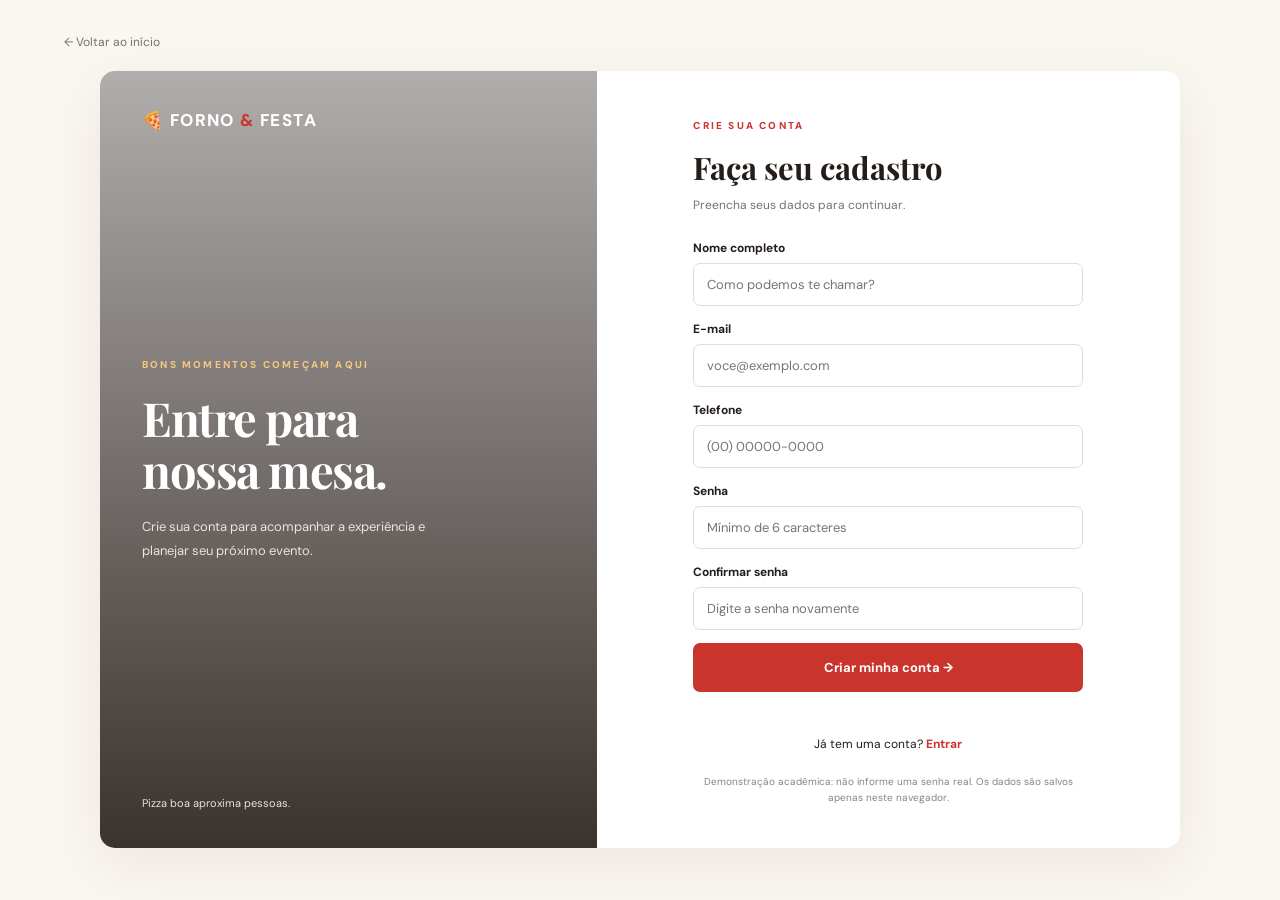
<file: cadastro.html>
<!doctype html><html lang="pt-BR"><head><meta charset="utf-8"><meta name="viewport" content="width=device-width, initial-scale=1"><title>Cadastro | Forno & Festa</title><link rel="stylesheet" href="assets/css/style.css"></head>
<body class="auth-page"><a class="back-home" href="index.html">← Voltar ao início</a><main class="auth-layout"><div class="auth-art"><a class="brand" href="index.html">🍕 FORNO <em>&</em> FESTA</a><div><span class="eyebrow">BONS MOMENTOS COMEÇAM AQUI</span><h1>Entre para<br>nossa mesa.</h1><p>Crie sua conta para acompanhar a experiência e planejar seu próximo evento.</p></div><span class="art-bottom">Pizza boa aproxima pessoas.</span></div>
<section class="auth-form-wrap"><form class="auth-form" id="registerForm"><span class="eyebrow">CRIE SUA CONTA</span><h2>Faça seu cadastro</h2><p class="muted">Preencha seus dados para continuar.</p>
<label for="name">Nome completo</label><input id="name" name="name" autocomplete="name" placeholder="Como podemos te chamar?" required>
<label for="email">E-mail</label><input id="email" name="email" type="email" autocomplete="email" placeholder="voce@exemplo.com" required>
<label for="phone">Telefone</label><input id="phone" name="phone" type="tel" autocomplete="tel" placeholder="(00) 00000-0000" required>
<label for="password">Senha</label><input id="password" name="password" type="password" minlength="6" autocomplete="new-password" placeholder="Mínimo de 6 caracteres" required>
<label for="confirm">Confirmar senha</label><input id="confirm" name="confirm" type="password" minlength="6" autocomplete="new-password" placeholder="Digite a senha novamente" required>
<button class="btn btn-red btn-large full" type="submit">Criar minha conta →</button><p class="form-message" id="message" aria-live="polite"></p><p class="switch-auth">Já tem uma conta? <a href="login.html">Entrar</a></p><small class="demo-warning">Demonstração acadêmica: não informe uma senha real. Os dados são salvos apenas neste navegador.</small></form></section></main><script src="assets/js/app.js"></script></body></html>
</file>
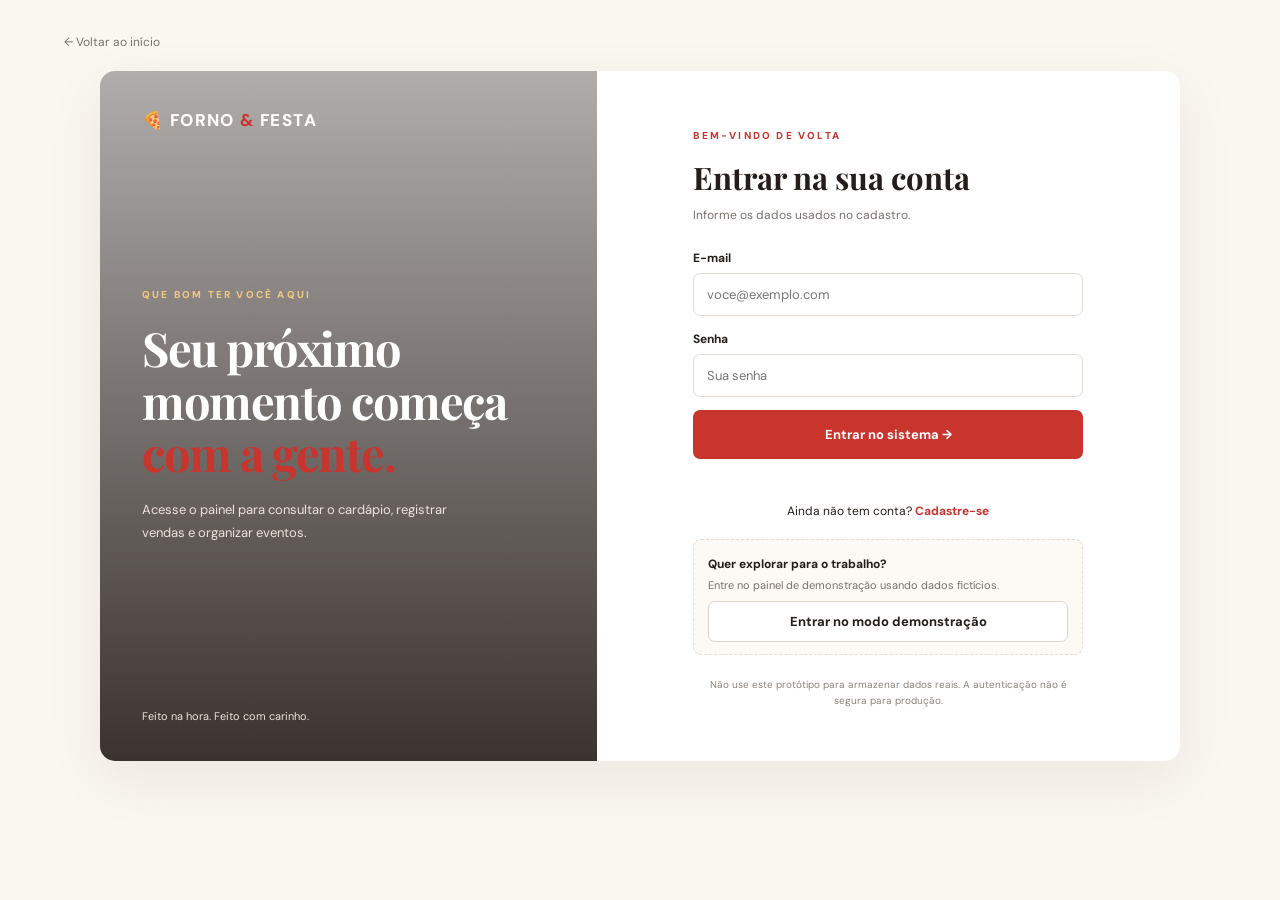
<file: login.html>
<!doctype html><html lang="pt-BR"><head><meta charset="utf-8"><meta name="viewport" content="width=device-width, initial-scale=1"><title>Login | Forno & Festa</title><link rel="stylesheet" href="assets/css/style.css"></head>
<body class="auth-page"><a class="back-home" href="index.html">← Voltar ao início</a><main class="auth-layout"><div class="auth-art"><a class="brand" href="index.html">🍕 FORNO <em>&</em> FESTA</a><div><span class="eyebrow">QUE BOM TER VOCÊ AQUI</span><h1>Seu próximo<br>momento começa<br><span>com a gente.</span></h1><p>Acesse o painel para consultar o cardápio, registrar vendas e organizar eventos.</p></div><span class="art-bottom">Feito na hora. Feito com carinho.</span></div>
<section class="auth-form-wrap"><form class="auth-form login-form" id="loginForm"><span class="eyebrow">BEM-VINDO DE VOLTA</span><h2>Entrar na sua conta</h2><p class="muted">Informe os dados usados no cadastro.</p><label for="email">E-mail</label><input id="email" name="email" type="email" autocomplete="email" placeholder="voce@exemplo.com" required><label for="password">Senha</label><input id="password" name="password" type="password" autocomplete="current-password" placeholder="Sua senha" required><button class="btn btn-red btn-large full" type="submit">Entrar no sistema →</button><p class="form-message" id="message" aria-live="polite"></p><p class="switch-auth">Ainda não tem conta? <a href="cadastro.html">Cadastre-se</a></p><div class="demo-box"><b>Quer explorar para o trabalho?</b><p>Entre no painel de demonstração usando dados fictícios.</p><button class="btn btn-outline full" type="button" id="demoLogin">Entrar no modo demonstração</button></div><small class="demo-warning">Não use este protótipo para armazenar dados reais. A autenticação não é segura para produção.</small></form></section></main><script src="assets/js/app.js"></script></body></html>
</file>
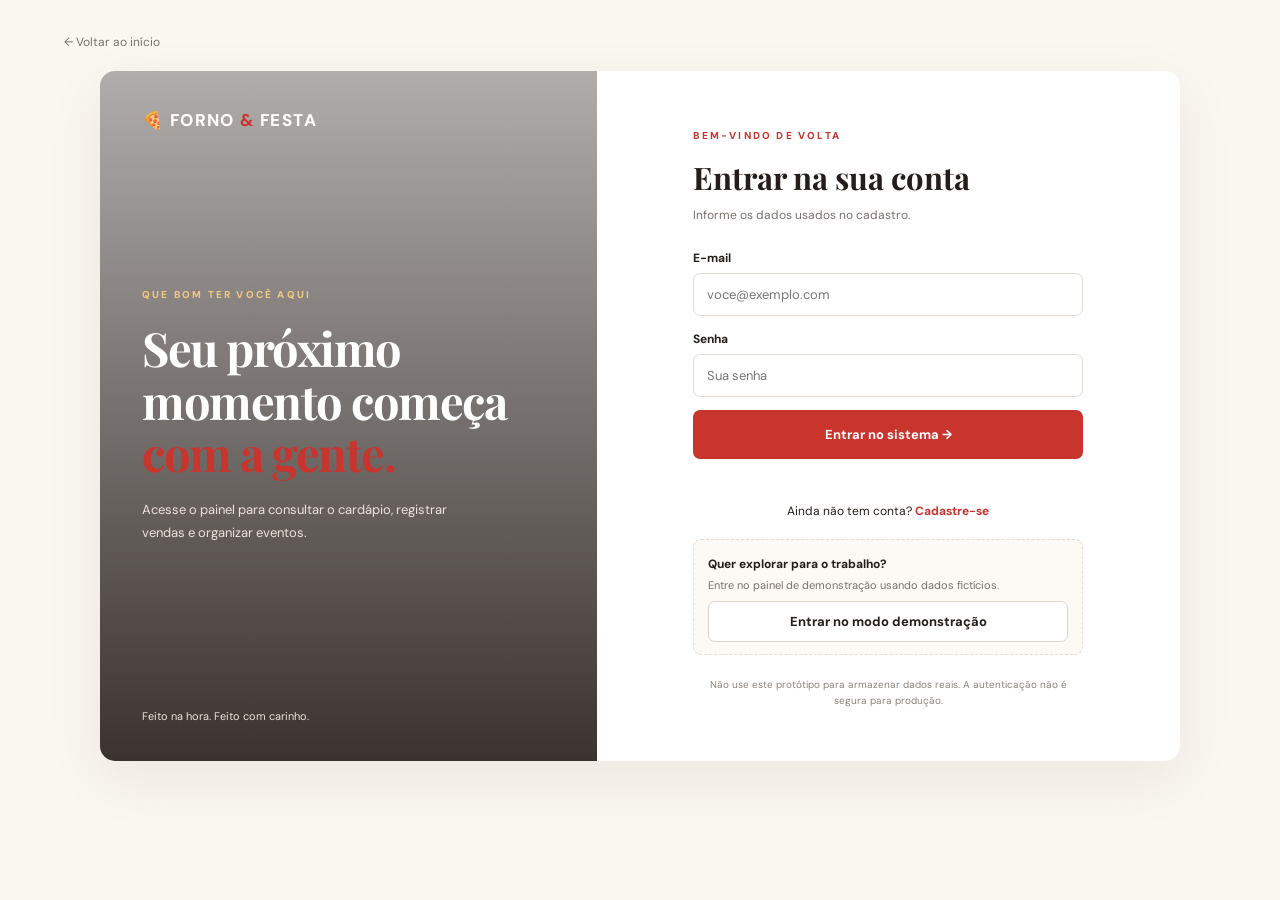
<file: sistema.html>
<!doctype html><html lang="pt-BR"><head><meta charset="utf-8"><meta name="viewport" content="width=device-width, initial-scale=1"><title>Sistema | Forno & Festa</title><link rel="stylesheet" href="assets/css/style.css"></head>
<body class="dashboard-page"><aside class="sidebar"><a class="brand" href="index.html">🍕 FORNO <em>&</em> FESTA</a><p class="side-label">MENU PRINCIPAL</p><a class="side-link active" href="#visao-geral" data-section="visao-geral">▦ &nbsp; Visão geral</a><a class="side-link" href="#pedidos" data-section="pedidos">🛵 &nbsp; Vendas e pedidos</a><a class="side-link" href="#cardapio-admin" data-section="cardapio-admin">🍕 &nbsp; Cardápio</a><a class="side-link" href="#eventos-admin" data-section="eventos-admin">🎉 &nbsp; Reservas de eventos</a><a class="side-link" href="#relatorios" data-section="relatorios">▥ &nbsp; Relatórios</a><div class="sidebar-bottom"><a class="side-link" href="index.html">↗ &nbsp; Ver site</a><button class="side-link logout" id="logoutBtn" type="button">⇥ &nbsp; Sair</button></div></aside>
<main class="dashboard-main"><header class="dash-header"><div><span class="eyebrow">PAINEL DE CONTROLE</span><h1 id="pageTitle">Visão geral</h1><p class="muted">Acompanhe pedidos, eventos e resultados da pizzaria.</p></div><div class="user-chip"><span>👤</span><div><b id="userName">Administrador de demonstração</b><small>Área administrativa</small></div></div></header>
<section class="dash-section active-section" id="visao-geral"><div class="stats-grid"><article class="stat-card"><span>Vendas registradas</span><strong id="statOrders">—</strong><small>Pedidos cadastrados no protótipo</small><div class="stat-icon">🛵</div></article><article class="stat-card"><span>Faturamento total</span><strong id="statRevenue">—</strong><small>Soma das vendas registradas</small><div class="stat-icon">💰</div></article><article class="stat-card"><span>Reservas de eventos</span><strong id="statReservations">—</strong><small>Reservas armazenadas no navegador</small><div class="stat-icon">🎉</div></article><article class="stat-card"><span>Clientes cadastrados</span><strong id="statCustomers">—</strong><small>Cadastros neste navegador</small><div class="stat-icon">♙</div></article></div>
<div class="dash-grid"><article class="panel"><div class="panel-heading"><div><h2>Vendas recentes</h2><p class="muted">Últimos registros do sistema</p></div><button class="text-button" type="button" data-go="pedidos">Ver todas →</button></div><div class="table-wrap"><table><thead><tr><th>Pedido</th><th>Cliente</th><th>Produto</th><th>Valor</th><th>Data</th></tr></thead><tbody id="recentOrders"></tbody></table></div></article>
<article class="panel"><div class="panel-heading"><div><h2>Próximos eventos</h2><p class="muted">Reservas registradas</p></div><span class="panel-emoji">🎈</span></div><div id="upcomingEvents" class="upcoming-list"></div><button class="btn btn-red full" type="button" data-go="eventos-admin">＋ Nova reserva</button></article></div>
</section>
<section class="dash-section" id="pedidos"><article class="panel"><div class="panel-heading"><div><h2>Vendas e pedidos</h2><p class="muted">Registre uma venda rápida a partir do cardápio.</p></div></div><p class="notice">As vendas ficam salvas no armazenamento local deste navegador. Nenhuma cobrança ou entrega real é efetuada.</p><div class="table-wrap"><table><thead><tr><th>Pedido</th><th>Cliente</th><th>Produto</th><th>Valor</th><th>Data</th></tr></thead><tbody id="allOrders"></tbody></table></div></article></section>
<section class="dash-section" id="cardapio-admin"><article class="panel"><div class="panel-heading"><div><h2>Cardápio da casa</h2><p class="muted">Clique em “Registrar venda” para adicionar uma venda demonstrativa e atualizar os relatórios.</p></div></div><div class="admin-menu-grid" id="adminMenu"></div></article></section>
<section class="dash-section" id="eventos-admin"><div class="dash-grid"><article class="panel"><div class="panel-heading"><div><h2>Nova reserva de evento</h2><p class="muted">Preencha os dados para registrar um evento.</p></div></div><form id="reservationForm" class="reservation-form"><label for="eventName">Nome do evento</label><input id="eventName" name="eventName" placeholder="Ex.: Aniversário da família" required><label for="eventCustomer">Nome do responsável</label><input id="eventCustomer" name="eventCustomer" placeholder="Nome completo" required><div class="form-row"><div><label for="eventDate">Data</label><input id="eventDate" name="eventDate" type="date" required></div><div><label for="eventTime">Horário</label><input id="eventTime" name="eventTime" type="time" required></div></div><div class="form-row"><div><label for="eventGuests">Número de convidados</label><input id="eventGuests" name="eventGuests" type="number" min="1" max="500" placeholder="Ex.: 25" required></div><div><label for="eventType">Tipo de evento</label><select id="eventType" name="eventType"><option>Aniversário</option><option>Confraternização</option><option>Evento corporativo</option><option>Outro</option></select></div></div><label for="eventNotes">Observações</label><textarea id="eventNotes" name="eventNotes" rows="3" placeholder="Preferências, decoração, restrições alimentares..."></textarea><button class="btn btn-red btn-large full" type="submit">Salvar reserva →</button><p class="form-message" id="reservationMessage" aria-live="polite"></p></form></article><article class="panel"><div class="panel-heading"><div><h2>Reservas cadastradas</h2><p class="muted">Lista de eventos registrados</p></div></div><div id="allReservations" class="reservation-list"></div></article></div></section>
<section class="dash-section" id="relatorios"><div class="stats-grid report-stats"><article class="stat-card"><span>Faturamento acumulado</span><strong id="reportRevenue">—</strong><small>Total das vendas registradas</small></article><article class="stat-card"><span>Ticket médio</span><strong id="averageTicket">—</strong><small>Faturamento ÷ pedidos</small></article><article class="stat-card"><span>Pizza mais vendida</span><strong class="small-stat-value" id="topPizza">—</strong><small>Com base nas vendas registradas</small></article><article class="stat-card"><span>Reservas futuras</span><strong id="futureReservations">—</strong><small>Eventos a partir de hoje</small></article></div><article class="panel"><div class="panel-heading"><div><h2>Faturamento por dia</h2><p class="muted">Últimos 7 dias, calculados a partir das vendas salvas.</p></div></div><div class="chart" id="salesChart" role="img" aria-label="Gráfico de faturamento dos últimos sete dias"></div></article><article class="panel"><div class="panel-heading"><div><h2>Resumo do relatório</h2><p class="muted">Valores referentes aos dados existentes neste navegador.</p></div></div><div id="reportSummary" class="report-summary"></div><button class="btn btn-outline" type="button" id="exportReport">Exportar vendas em CSV ↓</button><p class="muted tiny-note">Os dados são fictícios ou locais e servem apenas para demonstrar a interface. Este projeto não substitui um sistema comercial real.</p></article></section>
<footer class="dash-footer">Forno & Festa · Painel acadêmico demonstrativo. Os dados ficam neste navegador.</footer></main><script src="assets/js/app.js"></script><script src="assets/js/dashboard.js"></script></body></html>
</file>
<file: assets/css/style.css>
@import url('https://fonts.googleapis.com/css2?family=DM+Sans:wght@400;500;600;700;800&family=Playfair+Display:wght@500;600;700;800&display=swap');
:root{--red:#c9342d;--red-dark:#a92520;--ink:#241d19;--muted:#77716d;--cream:#faf6f0;--line:#e9e1d9;--gold:#e5ae57;--green:#2d825b;--white:#fff}*{box-sizing:border-box}html{scroll-behavior:smooth}body{margin:0;background:#fff;color:var(--ink);font-family:'DM Sans',sans-serif}a{color:inherit;text-decoration:none}button,input,select,textarea{font:inherit}.topbar{min-height:82px;padding:0 6.5%;display:flex;align-items:center;justify-content:space-between;border-bottom:1px solid #f0e9e2;background:#fff}.brand{font-weight:800;letter-spacing:1.4px;font-size:17px;white-space:nowrap}.brand em{color:var(--red);font-style:normal}.brand-mark{font-size:22px}.topbar nav{display:flex;gap:30px;color:#625b56;font-size:13px}.topbar nav a:hover,.text-link:hover{color:var(--red)}.nav-actions{display:flex;gap:10px}.btn{display:inline-flex;align-items:center;justify-content:center;padding:11px 19px;border-radius:7px;font-size:13px;font-weight:700;border:1px solid transparent;cursor:pointer;transition:background .2s,transform .2s}.btn-red{background:var(--red);color:#fff}.btn-red:hover{background:var(--red-dark);transform:translateY(-1px)}.btn-outline{border-color:#ddd2c9;background:#fff;color:var(--ink)}.btn-outline:hover{border-color:var(--red);color:var(--red)}.btn-light{background:#fff;color:var(--red)}.btn-large{padding:15px 23px}.full{width:100%;margin-top:13px}.hero{min-height:540px;display:grid;grid-template-columns:1fr 1fr;padding:66px 6.5% 55px;gap:50px;align-items:center;background:linear-gradient(110deg,#fff 50%,#fbf4ec 50%)}.hero-content{max-width:590px}.eyebrow{font-size:10px;letter-spacing:2.2px;font-weight:800;color:var(--red)}h1,h2,h3,p{margin-top:0}.hero h1,.auth-art h1{font-family:'Playfair Display',serif;font-size:clamp(39px,4.4vw,61px);line-height:1.11;letter-spacing:-1.5px;margin:19px 0}.hero h1 span,.section h2 span,.about h2 span,.auth-art h1 span{color:var(--red)}.hero-content>p{color:var(--muted);font-size:15px;line-height:1.8;max-width:440px}.hero-actions{display:flex;align-items:center;gap:22px;margin-top:28px;flex-wrap:wrap}.text-link{font-size:12px;font-weight:700;color:var(--red)}.hero-note{display:flex;align-items:center;gap:12px;margin-top:40px;color:#77716d;font-size:11px}.stars{color:#e0a43e;letter-spacing:2px}.hero-image{height:390px;border-radius:48% 48% 12px 12px;background:linear-gradient(0deg,rgba(32,20,13,.08),rgba(32,20,13,.03)),url('https://images.unsplash.com/photo-1579751626657-72bc17010498?auto=format&fit=crop&w=1200&q=90') center/cover;position:relative;box-shadow:0 22px 50px #482a191c}.image-badge{position:absolute;right:-17px;bottom:24px;width:94px;height:94px;border-radius:50%;background:var(--red);color:white;display:flex;flex-direction:column;align-items:center;justify-content:center;border:5px solid #fff;transform:rotate(8deg)}.image-badge strong{font-family:'Playfair Display';font-size:24px}.image-badge span{font-size:10px}.feature-strip{display:flex;justify-content:center;gap:8%;padding:26px 5%;border-bottom:1px solid var(--line);border-top:1px solid var(--line)}.feature-strip>div{display:flex;align-items:center;gap:12px}.feature-strip>div>span{font-size:25px}.feature-strip p{margin:0;display:grid;gap:4px}.feature-strip b{font-size:12px}.feature-strip small{font-size:11px;color:var(--muted)}.section{padding:75px 8%}.section-heading{display:flex;align-items:end;justify-content:space-between;margin-bottom:28px}.section h2,.event-banner h2,.about h2{font-family:'Playfair Display',serif;font-size:37px;line-height:1.15;margin:12px 0 0}.pizza-grid{display:grid;grid-template-columns:repeat(3,1fr);gap:22px}.pizza-card{border:1px solid #eee5dc;border-radius:11px;overflow:hidden;background:white}.pizza-card img{width:100%;height:205px;object-fit:cover;display:block}.pizza-info{padding:18px;display:flex;justify-content:space-between;gap:12px}.pizza-info h3{font-family:'Playfair Display';font-size:19px;margin-bottom:7px}.pizza-info p{font-size:11px;color:var(--muted);line-height:1.6;margin:0}.pizza-info strong{color:var(--red);font-size:13px;white-space:nowrap}.event-banner{margin:0 8% 75px;padding:54px 7%;border-radius:14px;background:#29211d;color:white;display:flex;align-items:center;justify-content:space-between;overflow:hidden}.event-banner h2{font-size:40px;margin:13px 0}.event-banner p{color:#d0c5be;font-size:13px;line-height:1.8;max-width:420px;margin-bottom:24px}.event-emoji{font-size:100px;position:relative;margin-right:7%;filter:drop-shadow(0 10px 14px #0004)}.event-emoji span{font-size:55px;position:absolute;right:-25px;bottom:-14px}.about{text-align:center;background:var(--cream);padding-top:65px;padding-bottom:70px}.about p{max-width:580px;margin:20px auto 0;color:var(--muted);line-height:1.8;font-size:13px}body>footer{padding:25px 7%;display:flex;justify-content:space-between;align-items:center;gap:15px;font-size:11px;color:var(--muted)}body>footer .brand{color:var(--ink)}body>footer a:last-child{color:var(--red);font-weight:700}
/* Cadastro e login */
.auth-page{background:var(--cream);min-height:100vh;padding:30px 5%}.back-home{font-size:12px;color:var(--muted)}.auth-layout{max-width:1080px;min-height:690px;margin:20px auto;background:white;display:grid;grid-template-columns:.92fr 1.08fr;border-radius:15px;overflow:hidden;box-shadow:0 18px 60px #34251a12}.auth-art{padding:38px 42px;background:linear-gradient(0deg,rgba(29,20,16,.87),rgba(29,20,16,.35)),url('https://images.unsplash.com/photo-1513104890138-7c749659a591?auto=format&fit=crop&w=1000&q=85') center/cover;color:white;display:flex;flex-direction:column;justify-content:space-between;min-height:690px}.auth-art .brand{color:white}.auth-art .eyebrow{color:#f3c77e}.auth-art h1{font-size:47px}.auth-art p{font-size:13px;line-height:1.8;color:#eee2db;max-width:310px}.art-bottom{font-size:11px;color:#eee2db}.auth-form-wrap{display:flex;align-items:center;justify-content:center;padding:42px 55px}.auth-form{width:100%;max-width:390px}.auth-form h2{font-family:'Playfair Display';font-size:31px;margin:12px 0 8px}.muted{color:var(--muted);font-size:12px;line-height:1.6}.auth-form>.muted{margin-bottom:25px}.auth-form label,.reservation-form label{display:block;font-size:12px;font-weight:700;margin:15px 0 7px}.auth-form input,.reservation-form input,.reservation-form select,.reservation-form textarea{width:100%;border:1px solid #e4dcd4;border-radius:7px;padding:12px 13px;font:13px 'DM Sans';outline:none;background:#fff;color:var(--ink)}.auth-form input:focus,.reservation-form input:focus,.reservation-form select:focus,.reservation-form textarea:focus{border-color:var(--red);box-shadow:0 0 0 3px #c9342d15}.form-message{font-size:12px;line-height:1.5;color:var(--red);min-height:14px;margin:10px 0 0}.switch-auth{text-align:center;font-size:12px;margin-top:20px}.switch-auth a{color:var(--red);font-weight:700}.demo-warning{display:block;text-align:center;color:#8b827b;font-size:10px;line-height:1.6;margin-top:22px}.demo-box{border:1px dashed #e6d9ce;background:#fdf9f5;border-radius:8px;padding:12px 14px;margin-top:20px}.demo-box>b{font-size:12px}.demo-box p{font-size:11px;color:var(--muted);margin:5px 0 0}.demo-box .full{margin-top:9px}
/* Painel interno */
.dashboard-page{background:#f7f6f4;min-height:100vh}.sidebar{position:fixed;inset:0 auto 0 0;width:245px;background:#241e1b;color:#fff;padding:29px 18px;display:flex;flex-direction:column;z-index:5}.sidebar .brand{padding:0 10px 35px;font-size:15px}.side-label{font-size:9px;letter-spacing:1.7px;color:#92847b;padding:0 12px;margin:0 0 12px}.side-link{display:block;width:100%;padding:13px 12px;border-radius:7px;color:#c9bfb9;font-size:12px;margin:3px 0;background:transparent;border:0;text-align:left;font-family:inherit;cursor:pointer}.side-link.active,.side-link:hover{background:#c9342d;color:white}.sidebar-bottom{margin-top:auto;border-top:1px solid #453a34;padding-top:15px}.logout{color:#e2d7d1}.dashboard-main{margin-left:245px;padding:35px 4.5%;max-width:1700px}.dash-header{display:flex;justify-content:space-between;align-items:center;margin-bottom:27px;gap:15px}.dash-header h1{font-family:'Playfair Display';font-size:34px;margin:8px 0}.dash-header .muted{margin:0}.user-chip{display:flex;align-items:center;gap:10px;background:white;border:1px solid #eee8e2;padding:10px 13px;border-radius:9px}.user-chip>span{background:#f8e8e5;border-radius:50%;padding:10px}.user-chip div{display:grid;gap:4px}.user-chip b{font-size:11px}.user-chip small{font-size:10px;color:var(--muted)}.stats-grid{display:grid;grid-template-columns:repeat(4,1fr);gap:15px;margin-bottom:20px}.stat-card{position:relative;background:#fff;border:1px solid #eee8e2;border-radius:10px;padding:20px 17px;min-height:137px;overflow:hidden}.stat-card>span{display:block;color:var(--muted);font-size:11px}.stat-card strong{display:block;font-family:'Playfair Display';font-size:27px;line-height:1.2;overflow-wrap:anywhere;margin:12px 0 8px}.stat-card small{font-size:9px;color:var(--muted);line-height:1.5}.stat-card .small-stat-value{font-size:19px}.stat-icon{position:absolute;right:15px;top:15px;font-size:19px;opacity:.8}.dash-grid{display:grid;grid-template-columns:1.5fr 1fr;gap:18px}.panel{background:white;border:1px solid #eee8e2;border-radius:10px;padding:22px;margin-bottom:18px;min-width:0}.panel-heading{display:flex;align-items:center;justify-content:space-between;gap:10px;margin-bottom:20px}.panel-heading h2{font-family:'Playfair Display';font-size:20px;margin:0 0 5px}.panel-heading p{margin:0}.text-button{border:0;background:transparent;color:var(--red);font-size:11px;font-weight:700;cursor:pointer;white-space:nowrap}.table-wrap{overflow-x:auto}table{width:100%;border-collapse:collapse;text-align:left;white-space:nowrap}th{font-size:9px;color:#918780;font-weight:600;padding:12px 10px;border-bottom:1px solid #eee8e2}td{font-size:10px;padding:15px 10px;border-bottom:1px solid #f2eeea}tr:last-child td{border-bottom:0}.empty-state{font-size:12px;color:var(--muted);padding:18px 8px;line-height:1.6}.tag{display:inline-block;font-size:9px;border-radius:5px;padding:5px 7px;white-space:nowrap}.green{background:#e6f4eb;color:#26764e}.yellow{background:#fff1d8;color:#9b6a15}.blue{background:#e5effb;color:#376b9d}.panel-emoji{font-size:24px}.event-item{display:flex;gap:12px;padding:13px 0;border-bottom:1px solid #f0ebe6}.event-date{width:47px;height:52px;background:#fbefed;border-radius:7px;display:flex;flex-direction:column;align-items:center;justify-content:center;color:var(--red);flex-shrink:0}.event-date b{font-size:19px}.event-date small{font-size:9px;font-weight:700}.event-description{min-width:0}.event-description>b,.event-item>div:last-child>b{font-size:11px}.event-description p,.event-item p{font-size:10px;color:var(--muted);margin:5px 0 8px}.event-description>small{font-size:9px;display:block;color:var(--muted);margin-bottom:8px}.event-description .tag{margin-bottom:3px}.dash-footer{text-align:center;font-size:10px;color:#968c85;padding:10px 0 22px}.dash-section{display:none}.dash-section.active-section{display:block}.notice{padding:12px 14px;border-radius:7px;background:#fcf4e6;color:#76551e;font-size:11px;line-height:1.6;margin-bottom:20px}.admin-menu-grid{display:grid;grid-template-columns:repeat(3,minmax(0,1fr));gap:16px}.admin-pizza{border:1px solid #eee6de;border-radius:10px;overflow:hidden;background:#fff;min-width:0}.admin-pizza img{display:block;width:100%;height:145px;object-fit:cover}.admin-pizza-info{padding:14px}.admin-pizza h3{font:600 18px 'Playfair Display';margin:0 0 7px}.admin-pizza p{font-size:11px;line-height:1.55;color:var(--muted);min-height:34px;margin-bottom:11px}.admin-pizza strong{color:var(--red);font-size:13px}.admin-pizza .full{font-size:11px;padding:10px 7px}.reservation-form .form-row{display:grid;grid-template-columns:1fr 1fr;gap:12px}.reservation-form textarea{resize:vertical}.reservation-form button{margin-top:18px}.reservation-list{display:grid;gap:12px}.reservation-card{display:flex;align-items:flex-start;justify-content:space-between;gap:12px;padding:14px;border:1px solid #f0e9e2;border-radius:8px}.reservation-card b{font-size:12px}.reservation-card p{font-size:10px;color:var(--muted);margin:6px 0 0;line-height:1.5}.reservation-card .tag{flex-shrink:0}.report-stats{grid-template-columns:repeat(4,1fr)}.chart{display:grid;grid-template-columns:repeat(7,minmax(0,1fr));gap:13px;height:265px;align-items:end;padding:18px 10px 0}.chart-column{height:100%;display:flex;flex-direction:column;align-items:center;justify-content:end;gap:8px;min-width:0}.chart-value{font-size:9px;font-weight:600;color:#746a63;white-space:nowrap}.chart-track{height:190px;width:min(100%,45px);display:flex;align-items:end;background:#fbf6f1;border-radius:7px 7px 2px 2px;overflow:hidden}.chart-bar{width:100%;min-height:1px;background:linear-gradient(0deg,#b72a25,#dc6c53);border-radius:6px 6px 0 0}.chart-column>small{text-align:center;line-height:1.6;font-size:10px;color:var(--muted)}.report-summary{display:grid;grid-template-columns:repeat(2,1fr);gap:12px;margin-bottom:20px}.report-summary>div{background:#fcf8f4;border-radius:8px;padding:14px;display:grid;gap:7px}.report-summary span{font-size:10px;color:var(--muted)}.report-summary b{font-size:14px}.tiny-note{font-size:10px;margin-top:15px}
@media(max-width:1100px){.topbar{padding:0 4%}.topbar nav{gap:14px}.hero{padding:50px 5%;gap:25px}.hero-image{height:320px}.feature-strip{gap:25px}.section{padding:55px 5%}.event-banner{margin:0 5% 55px}.auth-layout{grid-template-columns:.8fr 1.2fr}.auth-art{padding:30px 25px}.auth-form-wrap{padding:35px 30px}.sidebar{width:210px}.dashboard-main{margin-left:210px;padding:28px 3%}.stats-grid{grid-template-columns:repeat(2,1fr)}.dash-grid{grid-template-columns:1fr}.admin-menu-grid{grid-template-columns:repeat(2,minmax(0,1fr))}}
@media(max-width:680px){.topbar{height:auto;min-height:72px;flex-wrap:wrap;padding:15px 5%;gap:12px}.topbar nav{order:3;width:100%;justify-content:space-between;border-top:1px solid var(--line);padding-top:12px}.nav-actions{margin-left:auto}.nav-actions .btn{padding:9px 12px}.hero{grid-template-columns:1fr;background:#fff;padding:35px 6%}.hero h1{font-size:43px}.hero-image{height:265px;grid-row:1;border-radius:15px}.feature-strip{display:grid;grid-template-columns:1fr 1fr;padding:23px 6%;gap:20px}.section-heading{align-items:start;gap:15px;flex-direction:column}.section h2,.event-banner h2,.about h2{font-size:32px}.pizza-grid{grid-template-columns:1fr}.pizza-card img{height:230px}.event-banner{padding:35px 25px}.event-emoji{display:none}.event-banner h2{font-size:34px}body>footer{flex-wrap:wrap}.auth-page{padding:22px 4%}.auth-layout{grid-template-columns:1fr;margin-top:15px}.auth-art{min-height:260px;padding:25px;background-position:center 45%}.auth-art>div{margin:35px 0 20px}.auth-art h1{font-size:37px;margin:12px 0}.art-bottom{display:none}.auth-form-wrap{padding:35px 24px}.sidebar{position:relative;width:100%;padding:17px 14px;inset:auto}.sidebar .brand{padding:0 8px 15px}.sidebar .side-label,.sidebar .side-link:not(.active),.sidebar-bottom{display:none}.sidebar .side-link.active{margin:0}.dashboard-main{margin:0;padding:25px 4%}.dash-header{align-items:flex-start;gap:12px;flex-direction:column}.dash-header h1{font-size:30px}.stats-grid,.report-stats{gap:10px;grid-template-columns:repeat(2,minmax(0,1fr))}.stat-card{padding:16px 12px}.stat-card strong{font-size:23px}.stat-icon{font-size:15px;right:10px;top:10px}.panel{padding:16px}.admin-menu-grid{grid-template-columns:1fr}.admin-pizza{display:grid;grid-template-columns:115px 1fr}.admin-pizza img{height:100%;min-height:160px}.admin-pizza-info{padding:12px}.admin-pizza p{min-height:auto}.reservation-form .form-row{grid-template-columns:1fr;gap:0}.reservation-card{flex-direction:column}.chart{gap:5px;padding-left:0;padding-right:0}.chart-value{font-size:8px;writing-mode:vertical-rl;transform:rotate(180deg)}.chart-track{width:min(100%,30px);height:165px}.chart-column>small{font-size:9px}.report-summary{grid-template-columns:1fr}.user-chip{max-width:100%}}
</file>
